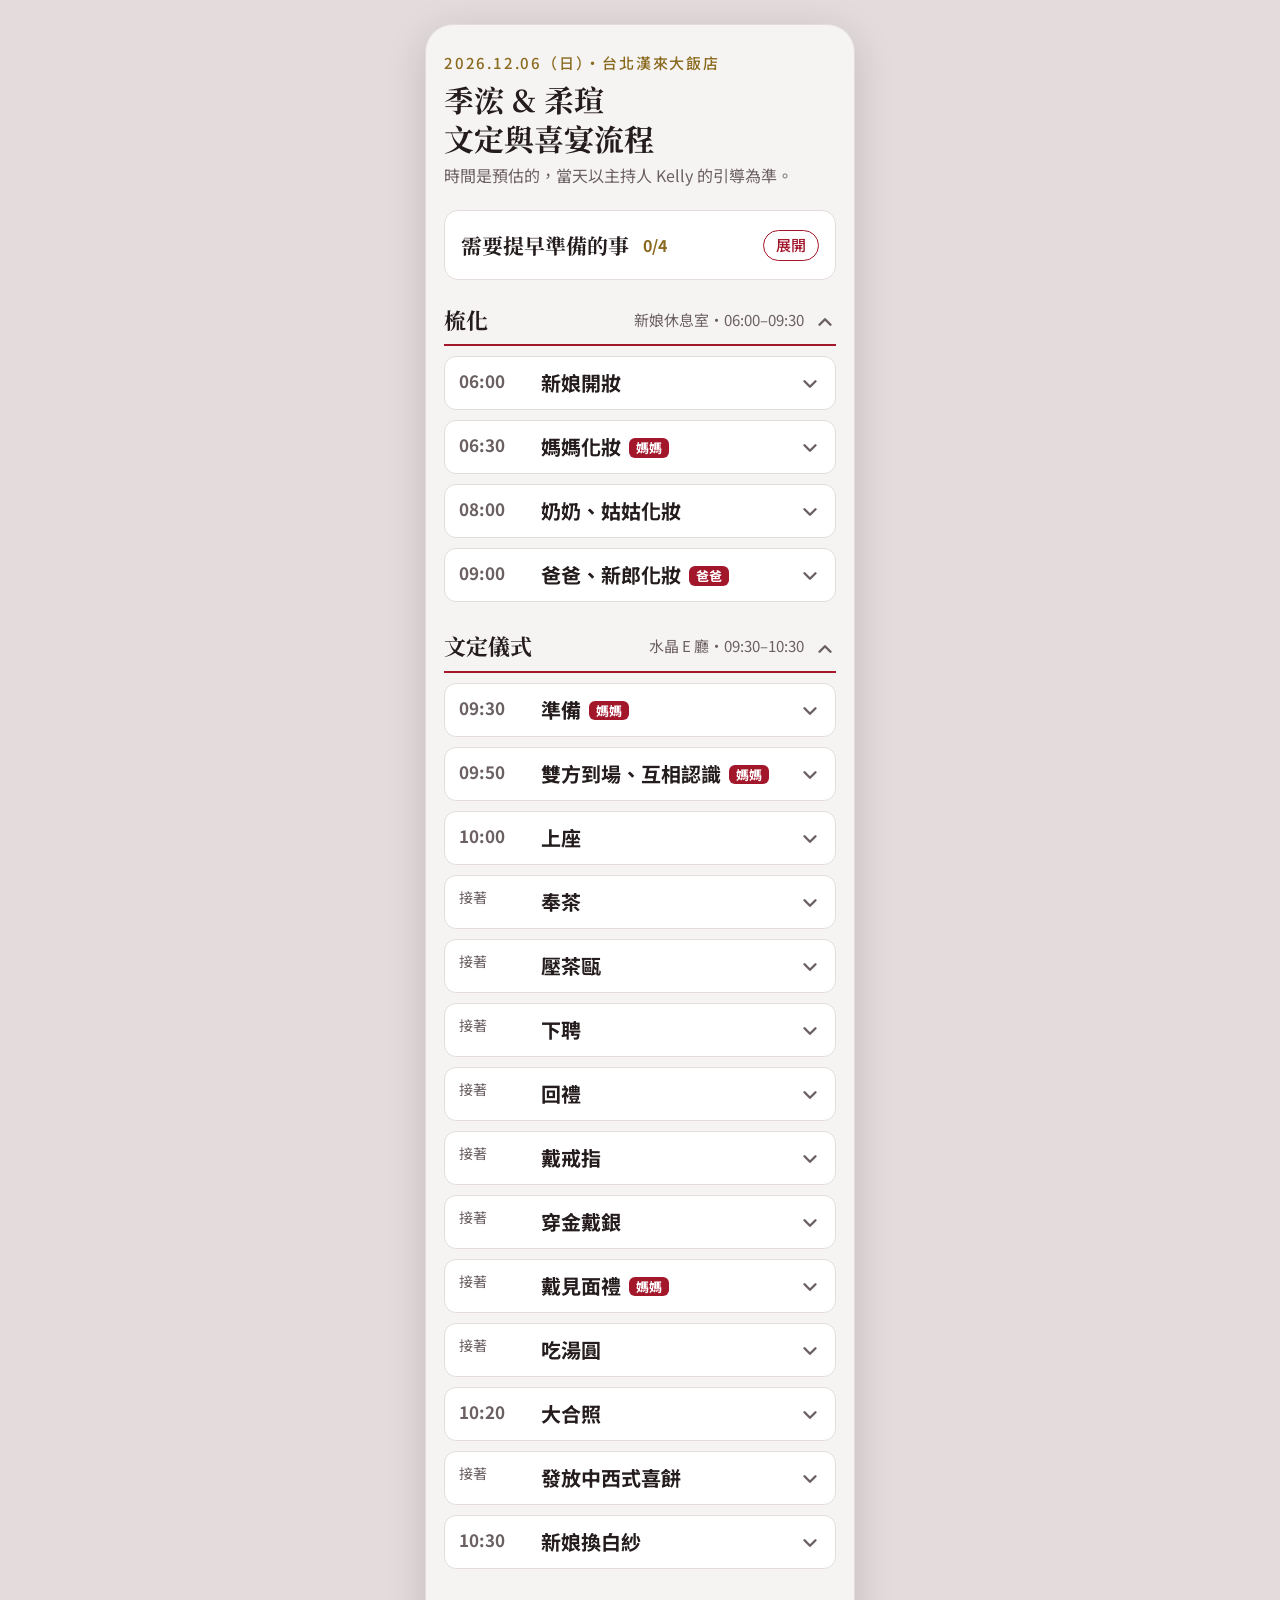
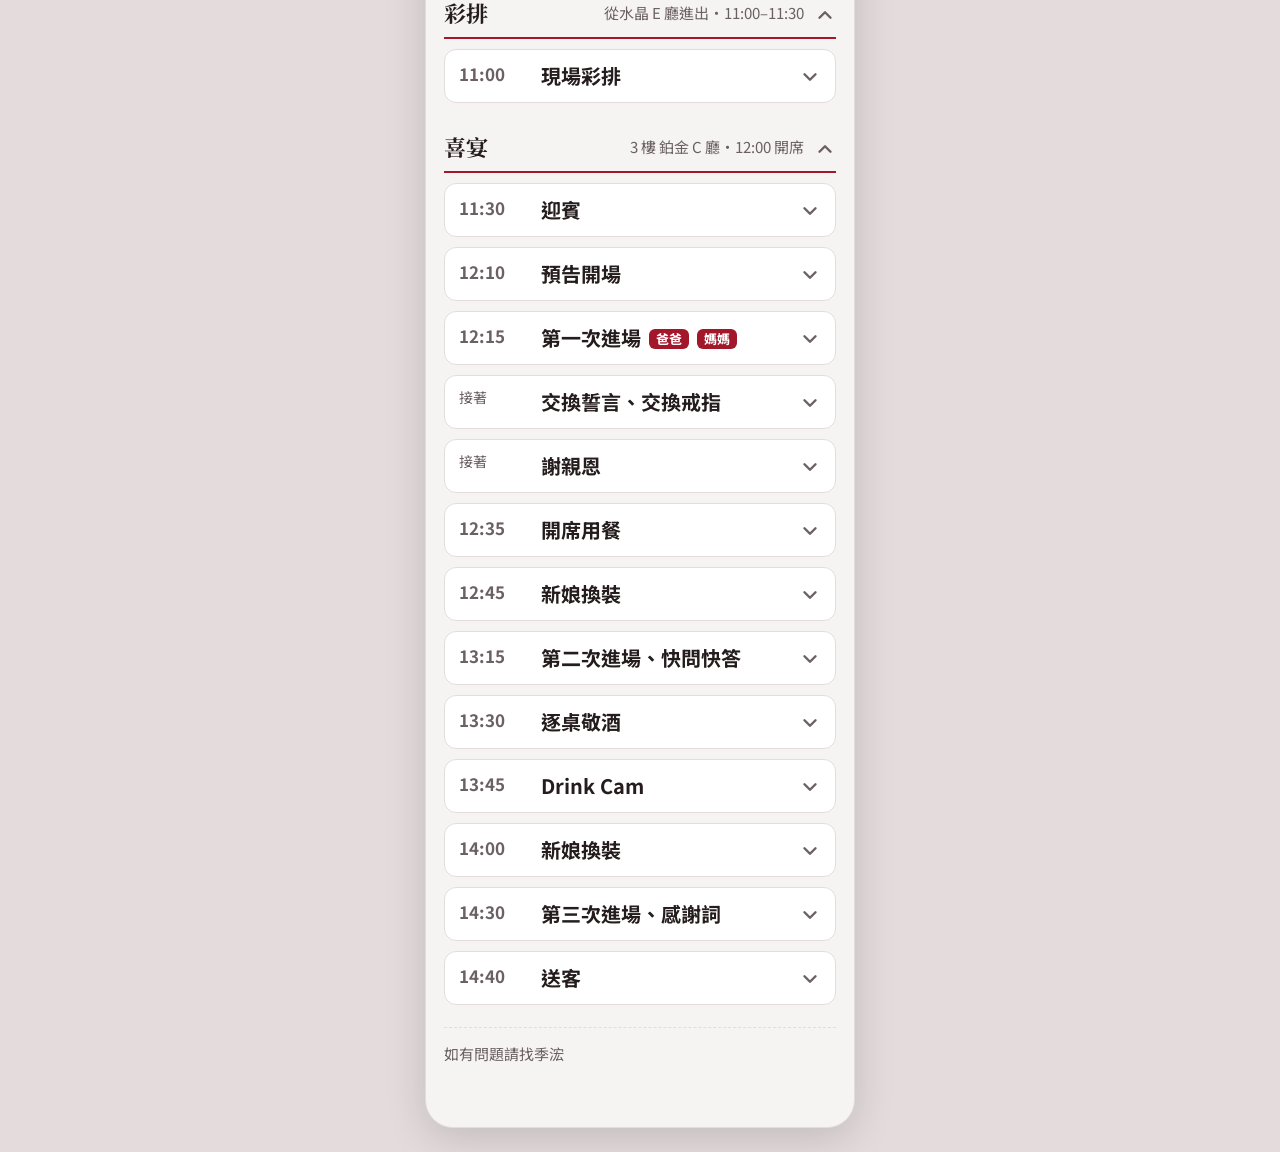
<file: wedding-parents/bride.html>
<!DOCTYPE html>
<html lang="zh-Hant">
<head>
<meta charset="utf-8">
<meta name="viewport" content="width=device-width, initial-scale=1">
<meta name="robots" content="noindex, nofollow">
<title>江趙府婚禮流程・女方家長</title>
<link rel="preconnect" href="https://fonts.googleapis.com">
<link href="https://fonts.googleapis.com/css2?family=Noto+Sans+TC:wght@400;500;700&family=Noto+Serif+TC:wght@600;700&display=swap" rel="stylesheet">
<style>
/* Layout: one column, phone-first. Role picker on top, "my tasks" summary, then the full timeline with my moments highlighted. */
:root{
  --bg:#f6f4f2;
  --surface:#ffffff;
  --ink:#241c1d;
  --muted:#6b6062;
  --line:#e4dcdc;
  --accent:#a3172b;
  --accent-soft:#fbecee;
  --gold:#8a6a1f;
  --now:#1f6b4f;
  --now-soft:#e5f3ec;
  --display:"Noto Serif TC","Songti TC","PMingLiU",serif;
  --body:"Noto Sans TC","PingFang TC","Microsoft JhengHei",sans-serif;
}
@media (prefers-color-scheme: dark){
  :root:not([data-theme="light"]){
    --bg:#161112;--surface:#211a1b;--ink:#f3eced;--muted:#b3a6a8;--line:#3a2f31;
    --accent:#ec6b7d;--accent-soft:#3a1f24;--gold:#d8b968;--now:#5fd0a0;--now-soft:#173027;
    color-scheme:dark;
  }
}
:root[data-theme="dark"]{
  --bg:#161112;--surface:#211a1b;--ink:#f3eced;--muted:#b3a6a8;--line:#3a2f31;
  --accent:#ec6b7d;--accent-soft:#3a1f24;--gold:#d8b968;--now:#5fd0a0;--now-soft:#173027;
  color-scheme:dark;
}
*{box-sizing:border-box}
html{-webkit-text-size-adjust:100%}
body{margin:0;background:var(--bg);color:var(--ink);font-family:var(--body);font-size:19px;line-height:1.65}
.wrap{max-width:430px;margin:0 auto;padding:20px 18px 60px;display:flex;flex-direction:column;gap:22px;background:var(--bg)}
/* 寬螢幕時以手機尺寸顯示，方便預覽 */
@media (min-width:560px){
  body{background:var(--line);padding:24px 0}
  .wrap{border-radius:28px;box-shadow:0 10px 40px rgba(0,0,0,.15);border:1px solid var(--line);min-height:calc(100% - 48px)}
  .nowbar{border-radius:28px 28px 12px 12px}
}
header{display:flex;flex-direction:column;gap:4px;padding-top:6px}
.date{font-size:15px;color:var(--gold);letter-spacing:.12em;font-weight:500}
h1{font-family:var(--display);font-size:30px;line-height:1.3;margin:0;text-wrap:balance}
.sub{color:var(--muted);font-size:16px;margin:0}
h2{font-family:var(--display);font-size:22px;margin:0 0 10px;text-wrap:balance}
.who{display:grid;grid-template-columns:1fr 1fr;gap:10px}
.who button{font:inherit;font-size:19px;font-weight:700;padding:14px 8px;border-radius:12px;border:2px solid var(--line);background:var(--surface);color:var(--ink);cursor:pointer;min-height:58px}
.who button.all{grid-column:1/-1;font-weight:500;font-size:17px}
.who button[aria-pressed="true"]{border-color:var(--accent);background:var(--accent);color:#fff}
:root[data-theme="dark"] .who button[aria-pressed="true"]{color:#1b1012}
@media (prefers-color-scheme: dark){:root:not([data-theme="light"]) .who button[aria-pressed="true"]{color:#1b1012}}
button:focus-visible,a:focus-visible,select:focus-visible{outline:3px solid var(--gold);outline-offset:2px}
.card{background:var(--surface);border:1px solid var(--line);border-radius:14px;padding:16px 16px}
.places{display:grid;grid-template-columns:1fr 1fr;gap:10px}
.place{background:var(--surface);border:1px solid var(--line);border-radius:14px;padding:12px 14px}
.place .k{font-size:15px;color:var(--muted)}
.place .v{font-weight:700;font-size:20px}
.place .t{font-size:15px;color:var(--muted)}
.mine ol{margin:0;padding:0;list-style:none;display:flex;flex-direction:column}
.mine li a{display:flex;gap:12px;padding:10px 0;border-top:1px solid var(--line);color:var(--ink);text-decoration:none}
.mine li:first-child a{border-top:0}
.mine .tm{flex:0 0 66px;font-weight:700;color:var(--accent);font-variant-numeric:tabular-nums}
.mine .seat{margin:10px 0 0;padding:10px 12px;border-radius:10px;background:var(--accent-soft);font-size:17px}
.note{font-size:16px;color:var(--muted);margin:0}
.nowbar{display:none;position:sticky;top:0;z-index:5;background:var(--now);color:#fff;border-radius:0 0 12px 12px;padding:10px 16px;font-weight:700;font-size:17px;margin:-20px -18px 0}
:root[data-theme="dark"] .nowbar{color:#0c1a14}
@media (prefers-color-scheme: dark){:root:not([data-theme="light"]) .nowbar{color:#0c1a14}}
.nowbar.on{display:block}
.nowbar a{color:inherit}
.nowbar .jump{all:unset;box-sizing:border-box;display:flex;align-items:center;gap:8px;width:100%;cursor:pointer;padding:2px 0}
.nowbar .jump.sub{font-weight:500;font-size:16px}
.nowbar .jump:focus-visible{outline:3px solid #fff;outline-offset:2px;border-radius:6px}
.nowbar .go{margin-left:auto;flex:0 0 auto;font-size:15px;border:1px solid currentColor;border-radius:999px;padding:0 10px}
.nowbar .jump.sub .go{border:0;padding:0 4px;font-size:18px}
.phase{display:flex;flex-direction:column;gap:10px}
.phase-head{all:unset;box-sizing:border-box;display:flex;align-items:center;gap:10px;width:100%;cursor:pointer;border-bottom:2px solid var(--accent);padding-bottom:6px;color:var(--ink)}
.phase-head:focus-visible{outline:3px solid var(--gold);outline-offset:2px;border-radius:6px}
.phase-head h2{margin:0;flex:0 0 auto}
.phase-head .where{flex:1;text-align:right;font-size:15px;color:var(--muted)}
.phase.ended .phase-head .where::before{content:"已結束・";color:var(--now);font-weight:700}
.phase-body{display:flex;flex-direction:column;gap:10px}
.phase.collapsed .phase-body{display:none}
.phase:not(.collapsed)>.phase-head .chev{transform:rotate(180deg)}
.seg{display:grid;grid-template-columns:70px 1fr;gap:12px;padding:12px 14px;border-radius:12px;background:var(--surface);border:1px solid var(--line);scroll-margin-top:100px}
.seg .tm{font-weight:700;font-variant-numeric:tabular-nums;font-size:17px;line-height:1.4;color:var(--muted)}
.seg .tm small{display:block;font-weight:400;font-size:14px}
.seg h3{margin:0;font-size:20px;line-height:1.4}
.seg p{margin:4px 0 0;font-size:17px;color:var(--muted)}
.seg.quiet{padding:8px 14px}
.seg.quiet h3{font-size:18px;font-weight:500}
.seg p{display:none}
.seg.open p{display:block}
.seg .task{display:none}
.seg.open .task{display:block}
.seg-head{all:unset;box-sizing:border-box;display:flex;align-items:flex-start;gap:8px;width:100%;cursor:pointer;color:var(--ink)}
.seg-head:focus-visible{outline:3px solid var(--gold);outline-offset:2px;border-radius:6px}
.seg-head h3{flex:1}
.chev{flex:0 0 22px;width:22px;height:22px;margin-top:4px;color:var(--muted);transition:transform .15s}
.seg.open .chev{transform:rotate(180deg)}
@media (prefers-reduced-motion: reduce){.chev{transition:none}}
.seg.has{border:2px solid var(--accent)}
.seg.has .tm{color:var(--accent)}
.task{margin-top:10px;padding:10px 12px;background:var(--accent-soft);border-radius:10px;font-size:18px;color:var(--ink)}
.task b{color:var(--accent)}
.task ul{margin:4px 0 0;padding-left:1.2em}
.task li+li{margin-top:6px}
.task .r{font-size:15px;font-weight:700;color:var(--accent);margin-top:6px}
.seg.now{outline:4px solid var(--now);outline-offset:2px}
.seg.now .tm{color:var(--now)}
.seg.past{background:var(--bg);border-color:var(--line);filter:grayscale(1);opacity:.5}
.seg.past .tm,.seg.past h3{color:var(--muted)}
.phase.ended .phase-head{filter:grayscale(1);opacity:.55;border-bottom-color:var(--line)}
.phase.ended .phase-head h2{color:var(--muted)}
.badge{display:none;font-size:13px;font-weight:700;background:var(--now);color:#fff;border-radius:6px;padding:1px 8px;margin-left:8px;vertical-align:middle}
.seg.now .badge{display:inline-block}
.sidechip{display:none;align-self:flex-start;font-weight:700;font-size:17px;color:var(--accent);border:2px solid var(--accent);border-radius:999px;padding:4px 14px}
.sidechip.on{display:block}
.pill{display:inline-block;font-size:14px;font-weight:700;line-height:1.5;border-radius:6px;padding:0 7px;margin-right:6px;vertical-align:1px;background:var(--accent);color:#fff;white-space:nowrap}
.tpill{margin:0 0 0 8px;font-size:13px;vertical-align:2px}
:root[data-theme="dark"] .pill{color:#1b1012}
@media (prefers-color-scheme: dark){:root:not([data-theme="light"]) .pill{color:#1b1012}}
.task ul{list-style:none;padding-left:0}
#prepbox summary{display:flex;align-items:center;gap:8px;cursor:pointer;font-family:var(--display);font-size:21px;font-weight:700;list-style:none;min-height:36px}
#prepbox summary::-webkit-details-marker{display:none}
#prepbox summary::after{content:"展開";margin-left:auto;font-family:var(--body);font-size:15px;font-weight:500;color:var(--accent);border:1px solid var(--accent);border-radius:999px;padding:2px 12px}
#prepbox[open] summary::after{content:"收起"}
#prepbox[open] summary{margin-bottom:8px}
.prep{margin:0;padding:0;list-style:none;display:flex;flex-direction:column}
.prep li{display:flex;gap:12px;align-items:flex-start;padding:12px 0;border-top:1px solid var(--line);font-size:18px}
.prep input{flex:0 0 auto;width:28px;height:28px;margin:2px 0 0;accent-color:var(--accent);cursor:pointer}
.prep label{flex:1;cursor:pointer}
.prep li.done label{color:var(--muted);text-decoration:line-through}
.count{font-family:var(--body);font-size:16px;font-weight:700;color:var(--gold);margin-left:6px}
.prep li:first-child{border-top:0;padding-top:0}
#switch{display:flex;gap:14px;flex-wrap:wrap}
#switch a{color:var(--accent);font-size:16px}
.toggle{font:inherit;font-size:16px;align-self:flex-start;background:none;border:1px solid var(--line);color:var(--muted);border-radius:10px;padding:8px 12px;cursor:pointer}
footer{border-top:1px dashed var(--line);padding-top:14px;display:flex;flex-direction:column;gap:8px;font-size:15px;color:var(--muted)}
footer [hidden]{display:none}
footer label{display:flex;gap:8px;align-items:center;flex-wrap:wrap}
footer select{font:inherit;font-size:15px;padding:4px 8px;border-radius:8px;border:1px solid var(--line);background:var(--surface);color:var(--ink)}
@media (max-width:380px){.places{grid-template-columns:1fr}.seg{grid-template-columns:58px 1fr}}
@media (prefers-reduced-motion: no-preference){html{scroll-behavior:smooth}}
</style>
</head>
<body>
<div class="wrap">
  <div class="nowbar" id="nowbar" role="status"></div>

  <header>
    <div class="date">2026.12.06（日）・台北漢來大飯店</div>
    <h1>季浤 &amp; 柔瑄<br>文定與喜宴流程</h1>
    <p class="sub">時間是預估的，當天以主持人 Kelly 的引導為準。</p>
  </header>

  <section class="card mine" id="mine" aria-live="polite"></section>


  <div id="timeline" style="display:flex;flex-direction:column;gap:26px"></div>

  <footer>
    <div id="livetag" hidden><b>測試模式（#live）：</b>把今天當成婚禮當天，依手機時間顯示。</div>
    <div>如有問題請找季浤</div>
    <label for="sim" id="simrow" hidden>測試用：模擬當天時間
      <select id="sim"><option value="">不模擬</option></select>
    </label>
  </footer>
</div>

<script>
const FIXED="b";
const SIDES={g:"男方家長",b:"女方家長"};
const HASH={g:"groom-family",b:"bride-family",all:"all"};
const PREP={
  g:[["一起","祝福的話：文定奉茶時要說，請各想好一句給新人的吉祥話。"],["媽媽","當天上衣請穿襯衫，方便梳化後換裝，不會弄亂頭髮。"]],
  b:[["一起","祝福的話：文定奉茶時要說，請各想好一句給新人的吉祥話。"],["一起","奶奶、姑姑也要喝甜茶，請提醒她們想好一句祝福的話。"],["媽媽","金飾：保管雙方金飾（新娘項鍊、金戒；新郎項鍊、金戒），當天帶到現場交給 Kelly。"],["媽媽","當天上衣請穿襯衫，方便梳化後換裝，不會弄亂頭髮。"]]
};
const B="一起";
const both=(...l)=>({g:l.map(x=>[B,x]),b:l.map(x=>[B,x])});
const PHASES=[
 {name:"梳化",where:"新娘休息室・06:00–09:30",segs:[
  {id:"mu-bride",at:"06:00",min:360,title:"新娘開妝",desc:"新娘 06:00–09:00 化妝。"},
  {id:"mu-moms",at:"06:30",min:390,title:"媽媽化妝",desc:"女方媽媽（Yan 老師）、男方媽媽（利利老師），06:30–08:00。",
   t:{b:[["媽媽","06:30 到新娘休息室化妝（Yan 老師），約 08:00 完成。"]],g:[["媽媽","06:30 到新娘休息室化妝（利利老師），約 08:00 完成。"]]}},
  {id:"mu-elders",at:"08:00",min:480,title:"奶奶、姑姑化妝",desc:"女方奶奶（Yan 老師）、女方姑姑（利利老師），08:00–09:00，不用假睫毛。",
   t:{b:[[B,"提醒奶奶、姑姑 08:00 到新娘休息室化妝。"]]}},
  {id:"mu-dads",at:"09:00",min:540,title:"爸爸、新郎化妝",desc:"女方爸爸（Yan 老師）、男方爸爸（利利老師）、新郎，09:00–09:30。",
   t:{b:[["爸爸","09:00 到新娘休息室化妝（Yan 老師），約 09:30 完成。"]],g:[["爸爸","09:00 到新娘休息室化妝（利利老師），約 09:30 完成。"]]}}
 ]},
 {name:"文定儀式",where:"水晶 E 廳・09:30–10:30",segs:[
  {id:"prep",at:"09:30",min:570,title:"準備",desc:"新娘完妝，主持人清點儀式物品。",
   t:{b:[["媽媽","您是金飾保管人，請保管好雙方的金飾（新娘項鍊、金戒；新郎項鍊、金戒）。"]]}},
  {id:"arrive",at:"09:50",min:590,title:"雙方到場、互相認識",desc:"雙方親友在水晶 E 廳集合，把聘禮放上聘禮桌。",
   t:{g:[[B,"09:50 前到水晶 E 廳。"],[B,"新人會把文定用的紅包交給您，奉茶時會用到。"]],
      b:[[B,"09:50 前到水晶 E 廳。"],[B,"新人會把文定用的紅包交給您，奉茶時會用到。"],["媽媽","把金飾交給主持人 Kelly。"]]}},
  {id:"seat",at:"10:00",min:600,title:"上座",desc:"雙方親友依序入座，排成圓弧形，主持人確認稱呼。",
   t:{g:[[B,"依主持人安排，坐在男方的位子。"]],b:[[B,"依主持人安排，坐在女方的位子（與奶奶、姑姑同側）。"]]}},
  {id:"tea",at:"",min:603,title:"奉茶",desc:"新人依序奉甜茶並改口，奉完茶後先到旁邊迴避。",
   t:both("喝完甜茶後，把紅包捲起來放進茶杯裡。")},
  {id:"cup",at:"",min:607,title:"壓茶甌",desc:"新人再次進場收杯。紅包由新郎哥哥保管。",
   t:both("把茶杯（含紅包）遞還給新人，說一句祝福的話。")},
  {id:"gift",at:"",min:610,title:"下聘",desc:"新娘坐上高椅、腳踩矮椅，喝茶長輩移到觀禮席。",
   t:both("雙方主婚人到台前，拿金飾盒一起合照。")},
  {id:"return",at:"",min:612,title:"回禮",desc:"以西式喜餅做代表合影。"},
  {id:"ring",at:"",min:614,title:"戴戒指",desc:"新人互戴金戒指（男左女右）。"},
  {id:"gold",at:"",min:615,title:"穿金戴銀",desc:"新郎媽媽為新娘戴項鍊。",
   t:{g:[["媽媽","為新娘戴上項鍊。"]]}},
  {id:"meet",at:"",min:617,title:"戴見面禮",desc:"新娘媽媽為新郎戴項鍊。",
   t:{b:[["媽媽","為新郎戴上項鍊。戴之前先把項鍊的開口打開。"]]}},
  {id:"yuan",at:"",min:618,title:"吃湯圓",desc:"新人互餵湯圓，儀式圓滿。"},
  {id:"photo",at:"10:20",min:620,title:"大合照",desc:"順序：奉茶長輩 → 男方親友 → 雙方主婚人 → 女方親友。飯店會發湯圓給觀禮親友。",
   t:both("輪到「雙方主婚人」時上前合照。")},
  {id:"cake",at:"",min:625,title:"發放中西式喜餅",desc:"聘禮桌上的西式喜餅和中式大餅各 12 盒，由雙方父母發放。",
   t:both("把西式喜餅和中式大餅，先發給到場的親戚。")},
  {id:"dress",at:"10:30",min:630,title:"新娘換白紗",desc:"可以稍作休息。"}
 ]},
 {name:"彩排",where:"從水晶 E 廳進出・11:00–11:30",segs:[
  {id:"rehearsal",at:"11:00",min:660,title:"現場彩排",desc:"走一次第一次進場的路線和流程。參加：新人、主婚人、遞戒人、主持人、小管家。",
   t:both("請參加彩排，記住自己進場和上台的位置。")}
 ]},
 {name:"喜宴",where:"3 樓 鉑金 C 廳・12:00 開席",segs:[
  {id:"welcome",at:"11:30",min:690,title:"迎賓",desc:"招待帶賓客入座。開放入場的時間會依彩排狀況提早或延後。"},
  {id:"notice",at:"12:10",min:730,title:"預告開場",desc:"主持人提醒五分鐘後開場。"},
  {id:"enter1",at:"12:15",min:735,title:"第一次進場",desc:"開場影片後，男方主婚人、新郎、新娘與媽媽依序進場，交手儀式後新人一起走上紅毯。",
   t:{g:[[B,"開場影片後，兩位一起進場，走到紅毯中央。"],[B,"新郎擁抱、鞠躬後，入座主桌。"]],
      b:[["爸爸","這段不用進場，先坐在主桌。"],["媽媽","陪新娘一起進場。"],["媽媽","交手儀式：擁抱新娘，把新娘的手交給新郎。"],["媽媽","新人鞠躬後，飯店人員會帶您入座。"]]}},
  {id:"vow",at:"",min:742,title:"交換誓言、交換戒指",desc:"新郎先、新娘後。遞戒人是新娘朋友曉琪。"},
  {id:"thanks",at:"",min:747,title:"謝親恩",desc:"新郎致詞、播放謝親恩影片。",
   t:both("影片播完後主持人會請您上台，和新人擁抱。","和新人一起舉杯感謝賓客，再回主桌入座。")},
  {id:"eat",at:"12:35",min:755,title:"開席用餐",desc:"新人在主桌用餐。"},
  {id:"change1",at:"12:45",min:765,title:"新娘換裝",desc:"新娘回休息室換第二套。"},
  {id:"enter2",at:"13:15",min:795,title:"第二次進場、快問快答",desc:"新人上台，快問快答共 10 題，前 3 名有小禮物。"},
  {id:"toast",at:"13:30",min:810,title:"逐桌敬酒",desc:"小管家帶新人和雙方主婚人到每一桌敬酒。",
   t:both("跟著小管家和新人，一起到每一桌敬酒。")},
  {id:"drinkcam",at:"13:45",min:825,title:"Drink Cam",desc:"新人到賓客桌邊進行互動拍攝。"},
  {id:"change2",at:"14:00",min:840,title:"新娘換裝",desc:"新娘回休息室換第三套。"},
  {id:"enter3",at:"14:30",min:870,title:"第三次進場、感謝詞",desc:"播放當天的快剪影片，新郎、新娘上台致謝。"},
  {id:"bye",at:"14:40",min:880,title:"送客",desc:"新人到門口送客。"}
 ]}
];
const ALL=PHASES.flatMap(ph=>ph.segs);
const prevAt=s=>{const i=ALL.indexOf(s);for(let j=i;j>=0;j--)if(ALL[j].at)return ALL[j].at;return ""};
const esc=x=>String(x).replace(/[&<>"]/g,c=>({"&":"&amp;","<":"&lt;",">":"&gt;",'"':"&quot;"}[c]));
const pill=w=>w===B?"":`<span class="pill">${w}</span>`;
let prepOpen=false;const openSegs=new Set();
const CHEV='<svg class="chev" viewBox="0 0 20 20" aria-hidden="true"><path d="M5 7.5l5 5 5-5" fill="none" stroke="currentColor" stroke-width="2.2" stroke-linecap="round" stroke-linejoin="round"/></svg>';
// groups: [[label|null, [[who,text],...]], ...]
const tasksFor=(s,r)=>{if(!s.t)return[];
  if(r==="all")return ["g","b"].filter(k=>s.t[k]).map(k=>[SIDES[k],s.t[k]]);
  return s.t[r]?[[null,s.t[r]]]:[]};
const whoOf=l=>{const w=[...new Set(l.map(x=>x[0]))];return w.includes(B)||w.length>1?B:w[0]};

let role="all";
function store(k,v){try{if(v!==undefined)localStorage.setItem(k,v);return localStorage.getItem(k)}catch(e){return null}}

function render(){
  const side=role!=="all";
  const mine=document.getElementById("mine");
  if(!side){
    mine.innerHTML='<h2>完整流程</h2><p class="note">選擇上面的男方或女方，就會列出爸爸、媽媽今天要做的事，並在流程中標出來。</p>';
  }else{
    const done=PREP[role].filter((_,i)=>store(`wf-prep-${role}-${i}`)==="1").length;
    mine.innerHTML=`<details id="prepbox"${prepOpen?" open":""}><summary><span>需要提早準備的事</span><span class="count">${done}/${PREP[role].length}</span></summary><ul class="prep">`+
      PREP[role].map(([w,x],i)=>{const id=`prep-${role}-${i}`,on=store(`wf-${id}`)==="1";
        return `<li class="${on?"done":""}"><input type="checkbox" id="${id}" data-key="wf-${id}"${on?" checked":""}><label for="${id}">${pill(w)}${esc(x)}</label></li>`}).join("")+
      `</ul><p class="note">打勾後只會記在這支手機上。</p></details>`;
  }
  const tl=document.getElementById("timeline");
  tl.innerHTML=PHASES.map((ph,pi)=>`<section class="phase" id="p-${pi}"><button type="button" class="phase-head" aria-expanded="true" aria-controls="pb-${pi}"><h2>${ph.name}</h2><span class="where">${ph.where}</span>${CHEV}</button><div class="phase-body" id="pb-${pi}">`+
    ph.segs.map(s=>{
      const ts=tasksFor(s,role);
      const has=ts.length>0, quiet=side&&!has;
      const task=has?`<div class="task">${side?"<b>要做的事：</b>":""}${ts.map(([lab,l])=>`${lab?`<div class="r">${lab}</div>`:""}<ul>${l.map(([w,x])=>`<li>${pill(w)}${esc(x)}</li>`).join("")}</ul>`).join("")}</div>`:"";
      const op=openSegs.has(s.id);
      return `<article class="seg${op?" open":""}" id="s-${s.id}"><div class="tm">${s.at||"<small>接著</small>"}</div><div><button type="button" class="seg-head" aria-expanded="${op}" aria-controls="d-${s.id}"><h3>${esc(s.title)}${side&&s.t&&s.t[role]?[...new Set(s.t[role].map(x=>x[0]))].filter(w=>w!==B).map(w=>`<span class="pill tpill">${w}</span>`).join(""):""}<span class="badge">現在</span></h3>${CHEV}</button><p id="d-${s.id}">${esc(s.desc)}</p>${task}</div></article>`;
    }).join("")+`</div></section>`).join("");
  tickNow();
}

function nowMinutes(){
  const sim=document.getElementById("sim").value;
  if(sim)return +sim;
  const d=new Date();
  // #live：把今天當成婚禮當天，用手機的真實時間跑
  if(location.hash==="#live")return d.getHours()*60+d.getMinutes();
  if(d.getFullYear()===2026&&d.getMonth()===11&&d.getDate()===6)return d.getHours()*60+d.getMinutes();
  return null;
}
const phaseManual={};
function applyPhases(m){
  PHASES.forEach((ph,i)=>{
    const el=document.getElementById("p-"+i);if(!el)return;
    const next=PHASES[i+1];
    const ended=m!==null&&!!next&&m>=next.segs[0].min;
    // 手動設定只在「結束狀態」改變前有效；一旦時間跨過結束點，就回到自動收起
    if(i in phaseManual&&phaseManual[i].ended!==ended)delete phaseManual[i];
    const col=i in phaseManual?phaseManual[i].col:ended;
    el.classList.toggle("ended",ended);
    el.classList.toggle("collapsed",col);
    el.querySelector(".phase-head").setAttribute("aria-expanded",!col);
  });
}
function goTo(id){
  const pi=PHASES.findIndex(ph=>ph.segs.some(x=>x.id===id));
  phaseManual[pi]={col:false,ended:document.getElementById("p-"+pi).classList.contains("ended")};openSegs.add(id);
  const el=document.getElementById("s-"+id);
  el.classList.add("open");el.querySelector(".seg-head").setAttribute("aria-expanded","true");
  applyPhases(nowMinutes());
  el.scrollIntoView({block:"start"});
}
function tickNow(){
  const m=nowMinutes(), bar=document.getElementById("nowbar");
  applyPhases(m);
  document.querySelectorAll(".seg").forEach(el=>el.classList.remove("now","past"));
  if(m===null){bar.classList.remove("on");return}
  let cur=null;
  for(const s of ALL){if(s.min<=m)cur=s}
  if(!cur){bar.classList.add("on");bar.textContent="今天 06:00 開始梳化，地點在新娘休息室";return}
  ALL.forEach(s=>{const el=document.getElementById("s-"+s.id);if(!el)return;if(s===cur)el.classList.add("now");else if(s.min<cur.min)el.classList.add("past")});
  const next=role==="all"?null:ALL.slice(ALL.indexOf(cur)+1).find(s=>s.t&&s.t[role]);
  bar.classList.add("on");
  bar.innerHTML=`<button type="button" class="jump" data-go="${cur.id}">現在：${esc(cur.title)}（約 ${prevAt(cur)}）<span class="go">前往 ›</span></button>`+(next?`<button type="button" class="jump sub" data-go="${next.id}">下一件要做的事：${esc(next.title)}<span class="go">›</span></button>`:"");
}

function fromHash(){return FIXED}
function setRole(r){
  role=r;store("wf-side",r);
  if(location.hash.slice(1)!==HASH[r])history.replaceState(null,"","#"+HASH[r]);
  render();window.scrollTo(0,0);
}

document.getElementById("mine").addEventListener("toggle",e=>{if(e.target.id==="prepbox")prepOpen=e.target.open},true);
document.getElementById("mine").addEventListener("change",e=>{const c=e.target.closest("input[data-key]");if(!c)return;try{localStorage.setItem(c.dataset.key,c.checked?"1":"0")}catch(_){}render()});
document.getElementById("mine").addEventListener("click",e=>{const a=e.target.closest("[data-jump]");if(!a)return;e.preventDefault();document.getElementById("s-"+a.dataset.jump).scrollIntoView({block:"start"})});
document.getElementById("nowbar").addEventListener("click",e=>{const b=e.target.closest("[data-go]");if(b)goTo(b.dataset.go)});
document.getElementById("timeline").addEventListener("click",e=>{const ph=e.target.closest(".phase-head");
  if(ph){const el=ph.closest(".phase"),i=+el.id.slice(2);phaseManual[i]={col:!el.classList.contains("collapsed"),ended:el.classList.contains("ended")};applyPhases(nowMinutes());return}
  const b=e.target.closest(".seg-head");if(!b)return;const el=b.closest(".seg"),id=el.id.slice(2);
  if(openSegs.has(id))openSegs.delete(id);else openSegs.add(id);
  const on=openSegs.has(id);el.classList.toggle("open",on);b.setAttribute("aria-expanded",on)});

const sim=document.getElementById("sim");
ALL.forEach(s=>{const o=document.createElement("option");o.value=s.min+1;o.textContent=`${String(Math.floor((s.min+1)/60)).padStart(2,"0")}:${String((s.min+1)%60).padStart(2,"0")} ${s.title}`;sim.appendChild(o)});
sim.addEventListener("change",()=>{tickNow();const n=document.querySelector(".seg.now");if(n)n.scrollIntoView({block:"center"})});
// 只有網址加上 #test 才顯示模擬時間
const simrow=document.getElementById("simrow");
const liveTag=document.getElementById("livetag");
const syncTest=()=>{const on=location.hash==="#test";simrow.hidden=!on;if(!on&&sim.value)sim.value="";
  liveTag.hidden=location.hash!=="#live";tickNow()};
window.addEventListener("hashchange",syncTest);syncTest();
setInterval(tickNow,60000);

role=fromHash();render();
</script>
</body>
</html>
</file>
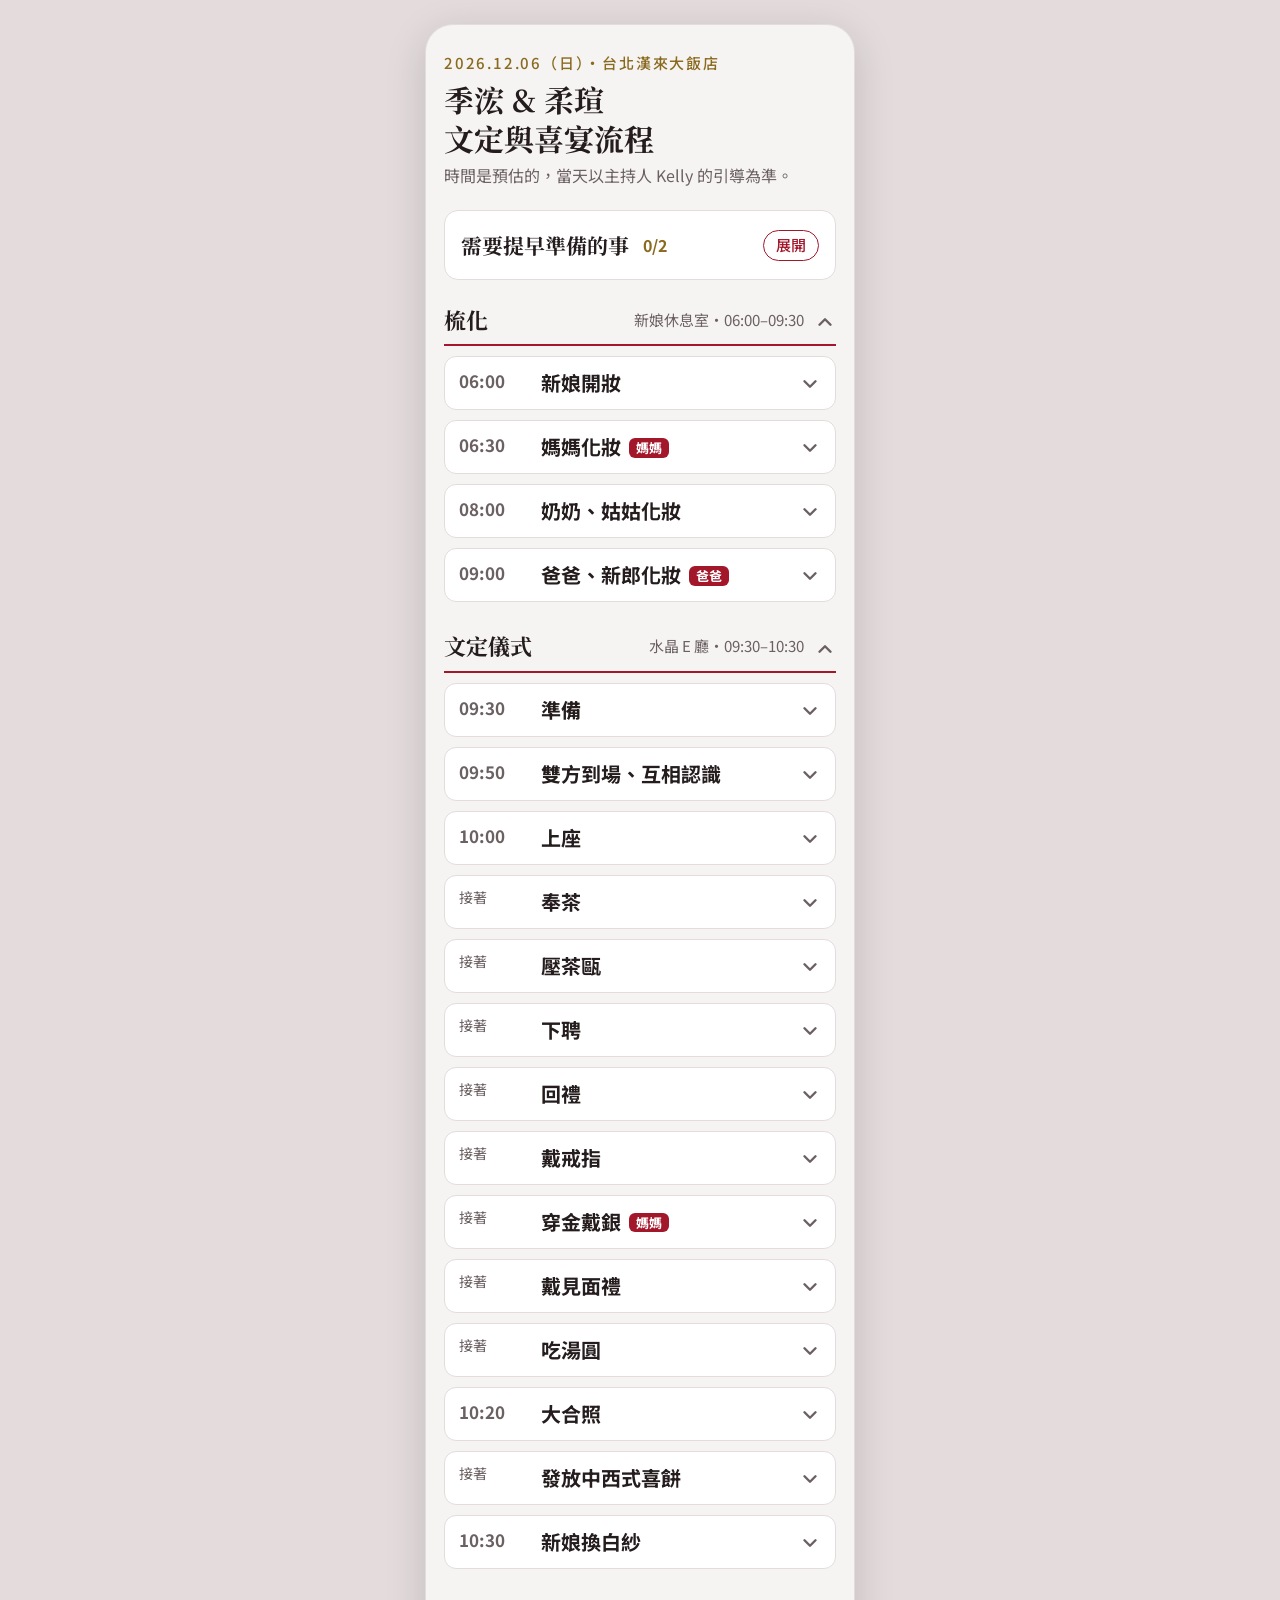
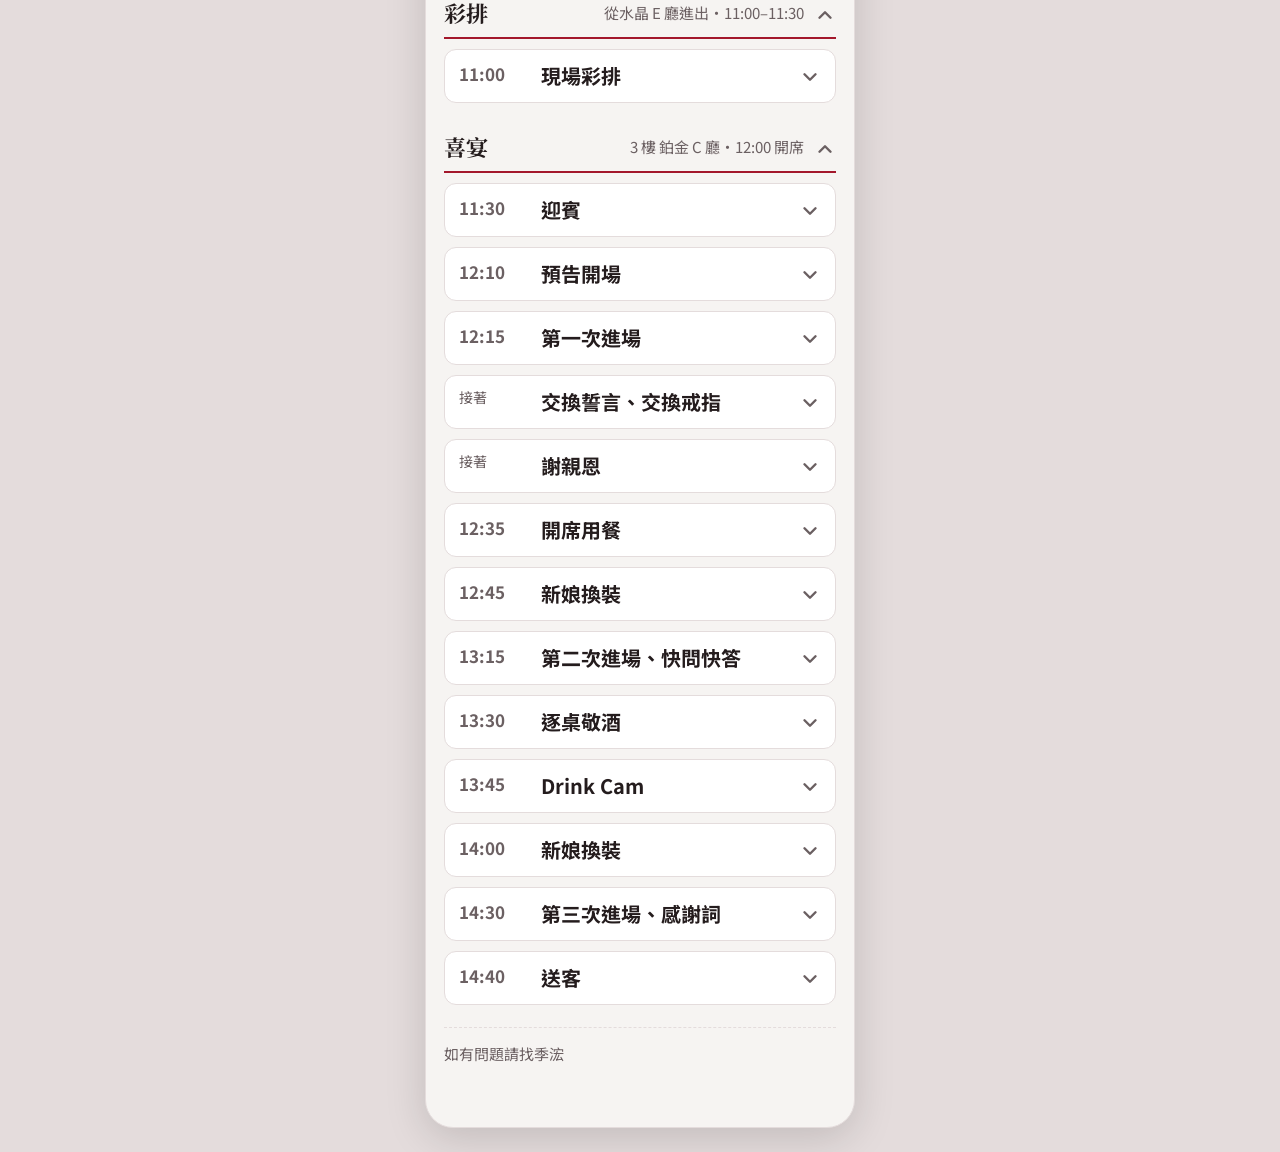
<file: wedding-parents/groom.html>
<!DOCTYPE html>
<html lang="zh-Hant">
<head>
<meta charset="utf-8">
<meta name="viewport" content="width=device-width, initial-scale=1">
<meta name="robots" content="noindex, nofollow">
<title>江趙府婚禮流程・男方家長</title>
<link rel="preconnect" href="https://fonts.googleapis.com">
<link href="https://fonts.googleapis.com/css2?family=Noto+Sans+TC:wght@400;500;700&family=Noto+Serif+TC:wght@600;700&display=swap" rel="stylesheet">
<style>
/* Layout: one column, phone-first. Role picker on top, "my tasks" summary, then the full timeline with my moments highlighted. */
:root{
  --bg:#f6f4f2;
  --surface:#ffffff;
  --ink:#241c1d;
  --muted:#6b6062;
  --line:#e4dcdc;
  --accent:#a3172b;
  --accent-soft:#fbecee;
  --gold:#8a6a1f;
  --now:#1f6b4f;
  --now-soft:#e5f3ec;
  --display:"Noto Serif TC","Songti TC","PMingLiU",serif;
  --body:"Noto Sans TC","PingFang TC","Microsoft JhengHei",sans-serif;
}
@media (prefers-color-scheme: dark){
  :root:not([data-theme="light"]){
    --bg:#161112;--surface:#211a1b;--ink:#f3eced;--muted:#b3a6a8;--line:#3a2f31;
    --accent:#ec6b7d;--accent-soft:#3a1f24;--gold:#d8b968;--now:#5fd0a0;--now-soft:#173027;
    color-scheme:dark;
  }
}
:root[data-theme="dark"]{
  --bg:#161112;--surface:#211a1b;--ink:#f3eced;--muted:#b3a6a8;--line:#3a2f31;
  --accent:#ec6b7d;--accent-soft:#3a1f24;--gold:#d8b968;--now:#5fd0a0;--now-soft:#173027;
  color-scheme:dark;
}
*{box-sizing:border-box}
html{-webkit-text-size-adjust:100%}
body{margin:0;background:var(--bg);color:var(--ink);font-family:var(--body);font-size:19px;line-height:1.65}
.wrap{max-width:430px;margin:0 auto;padding:20px 18px 60px;display:flex;flex-direction:column;gap:22px;background:var(--bg)}
/* 寬螢幕時以手機尺寸顯示，方便預覽 */
@media (min-width:560px){
  body{background:var(--line);padding:24px 0}
  .wrap{border-radius:28px;box-shadow:0 10px 40px rgba(0,0,0,.15);border:1px solid var(--line);min-height:calc(100% - 48px)}
  .nowbar{border-radius:28px 28px 12px 12px}
}
header{display:flex;flex-direction:column;gap:4px;padding-top:6px}
.date{font-size:15px;color:var(--gold);letter-spacing:.12em;font-weight:500}
h1{font-family:var(--display);font-size:30px;line-height:1.3;margin:0;text-wrap:balance}
.sub{color:var(--muted);font-size:16px;margin:0}
h2{font-family:var(--display);font-size:22px;margin:0 0 10px;text-wrap:balance}
.who{display:grid;grid-template-columns:1fr 1fr;gap:10px}
.who button{font:inherit;font-size:19px;font-weight:700;padding:14px 8px;border-radius:12px;border:2px solid var(--line);background:var(--surface);color:var(--ink);cursor:pointer;min-height:58px}
.who button.all{grid-column:1/-1;font-weight:500;font-size:17px}
.who button[aria-pressed="true"]{border-color:var(--accent);background:var(--accent);color:#fff}
:root[data-theme="dark"] .who button[aria-pressed="true"]{color:#1b1012}
@media (prefers-color-scheme: dark){:root:not([data-theme="light"]) .who button[aria-pressed="true"]{color:#1b1012}}
button:focus-visible,a:focus-visible,select:focus-visible{outline:3px solid var(--gold);outline-offset:2px}
.card{background:var(--surface);border:1px solid var(--line);border-radius:14px;padding:16px 16px}
.places{display:grid;grid-template-columns:1fr 1fr;gap:10px}
.place{background:var(--surface);border:1px solid var(--line);border-radius:14px;padding:12px 14px}
.place .k{font-size:15px;color:var(--muted)}
.place .v{font-weight:700;font-size:20px}
.place .t{font-size:15px;color:var(--muted)}
.mine ol{margin:0;padding:0;list-style:none;display:flex;flex-direction:column}
.mine li a{display:flex;gap:12px;padding:10px 0;border-top:1px solid var(--line);color:var(--ink);text-decoration:none}
.mine li:first-child a{border-top:0}
.mine .tm{flex:0 0 66px;font-weight:700;color:var(--accent);font-variant-numeric:tabular-nums}
.mine .seat{margin:10px 0 0;padding:10px 12px;border-radius:10px;background:var(--accent-soft);font-size:17px}
.note{font-size:16px;color:var(--muted);margin:0}
.nowbar{display:none;position:sticky;top:0;z-index:5;background:var(--now);color:#fff;border-radius:0 0 12px 12px;padding:10px 16px;font-weight:700;font-size:17px;margin:-20px -18px 0}
:root[data-theme="dark"] .nowbar{color:#0c1a14}
@media (prefers-color-scheme: dark){:root:not([data-theme="light"]) .nowbar{color:#0c1a14}}
.nowbar.on{display:block}
.nowbar a{color:inherit}
.nowbar .jump{all:unset;box-sizing:border-box;display:flex;align-items:center;gap:8px;width:100%;cursor:pointer;padding:2px 0}
.nowbar .jump.sub{font-weight:500;font-size:16px}
.nowbar .jump:focus-visible{outline:3px solid #fff;outline-offset:2px;border-radius:6px}
.nowbar .go{margin-left:auto;flex:0 0 auto;font-size:15px;border:1px solid currentColor;border-radius:999px;padding:0 10px}
.nowbar .jump.sub .go{border:0;padding:0 4px;font-size:18px}
.phase{display:flex;flex-direction:column;gap:10px}
.phase-head{all:unset;box-sizing:border-box;display:flex;align-items:center;gap:10px;width:100%;cursor:pointer;border-bottom:2px solid var(--accent);padding-bottom:6px;color:var(--ink)}
.phase-head:focus-visible{outline:3px solid var(--gold);outline-offset:2px;border-radius:6px}
.phase-head h2{margin:0;flex:0 0 auto}
.phase-head .where{flex:1;text-align:right;font-size:15px;color:var(--muted)}
.phase.ended .phase-head .where::before{content:"已結束・";color:var(--now);font-weight:700}
.phase-body{display:flex;flex-direction:column;gap:10px}
.phase.collapsed .phase-body{display:none}
.phase:not(.collapsed)>.phase-head .chev{transform:rotate(180deg)}
.seg{display:grid;grid-template-columns:70px 1fr;gap:12px;padding:12px 14px;border-radius:12px;background:var(--surface);border:1px solid var(--line);scroll-margin-top:100px}
.seg .tm{font-weight:700;font-variant-numeric:tabular-nums;font-size:17px;line-height:1.4;color:var(--muted)}
.seg .tm small{display:block;font-weight:400;font-size:14px}
.seg h3{margin:0;font-size:20px;line-height:1.4}
.seg p{margin:4px 0 0;font-size:17px;color:var(--muted)}
.seg.quiet{padding:8px 14px}
.seg.quiet h3{font-size:18px;font-weight:500}
.seg p{display:none}
.seg.open p{display:block}
.seg .task{display:none}
.seg.open .task{display:block}
.seg-head{all:unset;box-sizing:border-box;display:flex;align-items:flex-start;gap:8px;width:100%;cursor:pointer;color:var(--ink)}
.seg-head:focus-visible{outline:3px solid var(--gold);outline-offset:2px;border-radius:6px}
.seg-head h3{flex:1}
.chev{flex:0 0 22px;width:22px;height:22px;margin-top:4px;color:var(--muted);transition:transform .15s}
.seg.open .chev{transform:rotate(180deg)}
@media (prefers-reduced-motion: reduce){.chev{transition:none}}
.seg.has{border:2px solid var(--accent)}
.seg.has .tm{color:var(--accent)}
.task{margin-top:10px;padding:10px 12px;background:var(--accent-soft);border-radius:10px;font-size:18px;color:var(--ink)}
.task b{color:var(--accent)}
.task ul{margin:4px 0 0;padding-left:1.2em}
.task li+li{margin-top:6px}
.task .r{font-size:15px;font-weight:700;color:var(--accent);margin-top:6px}
.seg.now{outline:4px solid var(--now);outline-offset:2px}
.seg.now .tm{color:var(--now)}
.seg.past{background:var(--bg);border-color:var(--line);filter:grayscale(1);opacity:.5}
.seg.past .tm,.seg.past h3{color:var(--muted)}
.phase.ended .phase-head{filter:grayscale(1);opacity:.55;border-bottom-color:var(--line)}
.phase.ended .phase-head h2{color:var(--muted)}
.badge{display:none;font-size:13px;font-weight:700;background:var(--now);color:#fff;border-radius:6px;padding:1px 8px;margin-left:8px;vertical-align:middle}
.seg.now .badge{display:inline-block}
.sidechip{display:none;align-self:flex-start;font-weight:700;font-size:17px;color:var(--accent);border:2px solid var(--accent);border-radius:999px;padding:4px 14px}
.sidechip.on{display:block}
.pill{display:inline-block;font-size:14px;font-weight:700;line-height:1.5;border-radius:6px;padding:0 7px;margin-right:6px;vertical-align:1px;background:var(--accent);color:#fff;white-space:nowrap}
.tpill{margin:0 0 0 8px;font-size:13px;vertical-align:2px}
:root[data-theme="dark"] .pill{color:#1b1012}
@media (prefers-color-scheme: dark){:root:not([data-theme="light"]) .pill{color:#1b1012}}
.task ul{list-style:none;padding-left:0}
#prepbox summary{display:flex;align-items:center;gap:8px;cursor:pointer;font-family:var(--display);font-size:21px;font-weight:700;list-style:none;min-height:36px}
#prepbox summary::-webkit-details-marker{display:none}
#prepbox summary::after{content:"展開";margin-left:auto;font-family:var(--body);font-size:15px;font-weight:500;color:var(--accent);border:1px solid var(--accent);border-radius:999px;padding:2px 12px}
#prepbox[open] summary::after{content:"收起"}
#prepbox[open] summary{margin-bottom:8px}
.prep{margin:0;padding:0;list-style:none;display:flex;flex-direction:column}
.prep li{display:flex;gap:12px;align-items:flex-start;padding:12px 0;border-top:1px solid var(--line);font-size:18px}
.prep input{flex:0 0 auto;width:28px;height:28px;margin:2px 0 0;accent-color:var(--accent);cursor:pointer}
.prep label{flex:1;cursor:pointer}
.prep li.done label{color:var(--muted);text-decoration:line-through}
.count{font-family:var(--body);font-size:16px;font-weight:700;color:var(--gold);margin-left:6px}
.prep li:first-child{border-top:0;padding-top:0}
#switch{display:flex;gap:14px;flex-wrap:wrap}
#switch a{color:var(--accent);font-size:16px}
.toggle{font:inherit;font-size:16px;align-self:flex-start;background:none;border:1px solid var(--line);color:var(--muted);border-radius:10px;padding:8px 12px;cursor:pointer}
footer{border-top:1px dashed var(--line);padding-top:14px;display:flex;flex-direction:column;gap:8px;font-size:15px;color:var(--muted)}
footer [hidden]{display:none}
footer label{display:flex;gap:8px;align-items:center;flex-wrap:wrap}
footer select{font:inherit;font-size:15px;padding:4px 8px;border-radius:8px;border:1px solid var(--line);background:var(--surface);color:var(--ink)}
@media (max-width:380px){.places{grid-template-columns:1fr}.seg{grid-template-columns:58px 1fr}}
@media (prefers-reduced-motion: no-preference){html{scroll-behavior:smooth}}
</style>
</head>
<body>
<div class="wrap">
  <div class="nowbar" id="nowbar" role="status"></div>

  <header>
    <div class="date">2026.12.06（日）・台北漢來大飯店</div>
    <h1>季浤 &amp; 柔瑄<br>文定與喜宴流程</h1>
    <p class="sub">時間是預估的，當天以主持人 Kelly 的引導為準。</p>
  </header>

  <section class="card mine" id="mine" aria-live="polite"></section>


  <div id="timeline" style="display:flex;flex-direction:column;gap:26px"></div>

  <footer>
    <div id="livetag" hidden><b>測試模式（#live）：</b>把今天當成婚禮當天，依手機時間顯示。</div>
    <div>如有問題請找季浤</div>
    <label for="sim" id="simrow" hidden>測試用：模擬當天時間
      <select id="sim"><option value="">不模擬</option></select>
    </label>
  </footer>
</div>

<script>
const FIXED="g";
const SIDES={g:"男方家長",b:"女方家長"};
const HASH={g:"groom-family",b:"bride-family",all:"all"};
const PREP={
  g:[["一起","祝福的話：文定奉茶時要說，請各想好一句給新人的吉祥話。"],["媽媽","當天上衣請穿襯衫，方便梳化後換裝，不會弄亂頭髮。"]],
  b:[["一起","祝福的話：文定奉茶時要說，請各想好一句給新人的吉祥話。"],["一起","奶奶、姑姑也要喝甜茶，請提醒她們想好一句祝福的話。"],["媽媽","金飾：保管雙方金飾（新娘項鍊、金戒；新郎項鍊、金戒），當天帶到現場交給 Kelly。"],["媽媽","當天上衣請穿襯衫，方便梳化後換裝，不會弄亂頭髮。"]]
};
const B="一起";
const both=(...l)=>({g:l.map(x=>[B,x]),b:l.map(x=>[B,x])});
const PHASES=[
 {name:"梳化",where:"新娘休息室・06:00–09:30",segs:[
  {id:"mu-bride",at:"06:00",min:360,title:"新娘開妝",desc:"新娘 06:00–09:00 化妝。"},
  {id:"mu-moms",at:"06:30",min:390,title:"媽媽化妝",desc:"女方媽媽（Yan 老師）、男方媽媽（利利老師），06:30–08:00。",
   t:{b:[["媽媽","06:30 到新娘休息室化妝（Yan 老師），約 08:00 完成。"]],g:[["媽媽","06:30 到新娘休息室化妝（利利老師），約 08:00 完成。"]]}},
  {id:"mu-elders",at:"08:00",min:480,title:"奶奶、姑姑化妝",desc:"女方奶奶（Yan 老師）、女方姑姑（利利老師），08:00–09:00，不用假睫毛。",
   t:{b:[[B,"提醒奶奶、姑姑 08:00 到新娘休息室化妝。"]]}},
  {id:"mu-dads",at:"09:00",min:540,title:"爸爸、新郎化妝",desc:"女方爸爸（Yan 老師）、男方爸爸（利利老師）、新郎，09:00–09:30。",
   t:{b:[["爸爸","09:00 到新娘休息室化妝（Yan 老師），約 09:30 完成。"]],g:[["爸爸","09:00 到新娘休息室化妝（利利老師），約 09:30 完成。"]]}}
 ]},
 {name:"文定儀式",where:"水晶 E 廳・09:30–10:30",segs:[
  {id:"prep",at:"09:30",min:570,title:"準備",desc:"新娘完妝，主持人清點儀式物品。",
   t:{b:[["媽媽","您是金飾保管人，請保管好雙方的金飾（新娘項鍊、金戒；新郎項鍊、金戒）。"]]}},
  {id:"arrive",at:"09:50",min:590,title:"雙方到場、互相認識",desc:"雙方親友在水晶 E 廳集合，把聘禮放上聘禮桌。",
   t:{g:[[B,"09:50 前到水晶 E 廳。"],[B,"新人會把文定用的紅包交給您，奉茶時會用到。"]],
      b:[[B,"09:50 前到水晶 E 廳。"],[B,"新人會把文定用的紅包交給您，奉茶時會用到。"],["媽媽","把金飾交給主持人 Kelly。"]]}},
  {id:"seat",at:"10:00",min:600,title:"上座",desc:"雙方親友依序入座，排成圓弧形，主持人確認稱呼。",
   t:{g:[[B,"依主持人安排，坐在男方的位子。"]],b:[[B,"依主持人安排，坐在女方的位子（與奶奶、姑姑同側）。"]]}},
  {id:"tea",at:"",min:603,title:"奉茶",desc:"新人依序奉甜茶並改口，奉完茶後先到旁邊迴避。",
   t:both("喝完甜茶後，把紅包捲起來放進茶杯裡。")},
  {id:"cup",at:"",min:607,title:"壓茶甌",desc:"新人再次進場收杯。紅包由新郎哥哥保管。",
   t:both("把茶杯（含紅包）遞還給新人，說一句祝福的話。")},
  {id:"gift",at:"",min:610,title:"下聘",desc:"新娘坐上高椅、腳踩矮椅，喝茶長輩移到觀禮席。",
   t:both("雙方主婚人到台前，拿金飾盒一起合照。")},
  {id:"return",at:"",min:612,title:"回禮",desc:"以西式喜餅做代表合影。"},
  {id:"ring",at:"",min:614,title:"戴戒指",desc:"新人互戴金戒指（男左女右）。"},
  {id:"gold",at:"",min:615,title:"穿金戴銀",desc:"新郎媽媽為新娘戴項鍊。",
   t:{g:[["媽媽","為新娘戴上項鍊。"]]}},
  {id:"meet",at:"",min:617,title:"戴見面禮",desc:"新娘媽媽為新郎戴項鍊。",
   t:{b:[["媽媽","為新郎戴上項鍊。戴之前先把項鍊的開口打開。"]]}},
  {id:"yuan",at:"",min:618,title:"吃湯圓",desc:"新人互餵湯圓，儀式圓滿。"},
  {id:"photo",at:"10:20",min:620,title:"大合照",desc:"順序：奉茶長輩 → 男方親友 → 雙方主婚人 → 女方親友。飯店會發湯圓給觀禮親友。",
   t:both("輪到「雙方主婚人」時上前合照。")},
  {id:"cake",at:"",min:625,title:"發放中西式喜餅",desc:"聘禮桌上的西式喜餅和中式大餅各 12 盒，由雙方父母發放。",
   t:both("把西式喜餅和中式大餅，先發給到場的親戚。")},
  {id:"dress",at:"10:30",min:630,title:"新娘換白紗",desc:"可以稍作休息。"}
 ]},
 {name:"彩排",where:"從水晶 E 廳進出・11:00–11:30",segs:[
  {id:"rehearsal",at:"11:00",min:660,title:"現場彩排",desc:"走一次第一次進場的路線和流程。參加：新人、主婚人、遞戒人、主持人、小管家。",
   t:both("請參加彩排，記住自己進場和上台的位置。")}
 ]},
 {name:"喜宴",where:"3 樓 鉑金 C 廳・12:00 開席",segs:[
  {id:"welcome",at:"11:30",min:690,title:"迎賓",desc:"招待帶賓客入座。開放入場的時間會依彩排狀況提早或延後。"},
  {id:"notice",at:"12:10",min:730,title:"預告開場",desc:"主持人提醒五分鐘後開場。"},
  {id:"enter1",at:"12:15",min:735,title:"第一次進場",desc:"開場影片後，男方主婚人、新郎、新娘與媽媽依序進場，交手儀式後新人一起走上紅毯。",
   t:{g:[[B,"開場影片後，兩位一起進場，走到紅毯中央。"],[B,"新郎擁抱、鞠躬後，入座主桌。"]],
      b:[["爸爸","這段不用進場，先坐在主桌。"],["媽媽","陪新娘一起進場。"],["媽媽","交手儀式：擁抱新娘，把新娘的手交給新郎。"],["媽媽","新人鞠躬後，飯店人員會帶您入座。"]]}},
  {id:"vow",at:"",min:742,title:"交換誓言、交換戒指",desc:"新郎先、新娘後。遞戒人是新娘朋友曉琪。"},
  {id:"thanks",at:"",min:747,title:"謝親恩",desc:"新郎致詞、播放謝親恩影片。",
   t:both("影片播完後主持人會請您上台，和新人擁抱。","和新人一起舉杯感謝賓客，再回主桌入座。")},
  {id:"eat",at:"12:35",min:755,title:"開席用餐",desc:"新人在主桌用餐。"},
  {id:"change1",at:"12:45",min:765,title:"新娘換裝",desc:"新娘回休息室換第二套。"},
  {id:"enter2",at:"13:15",min:795,title:"第二次進場、快問快答",desc:"新人上台，快問快答共 10 題，前 3 名有小禮物。"},
  {id:"toast",at:"13:30",min:810,title:"逐桌敬酒",desc:"小管家帶新人和雙方主婚人到每一桌敬酒。",
   t:both("跟著小管家和新人，一起到每一桌敬酒。")},
  {id:"drinkcam",at:"13:45",min:825,title:"Drink Cam",desc:"新人到賓客桌邊進行互動拍攝。"},
  {id:"change2",at:"14:00",min:840,title:"新娘換裝",desc:"新娘回休息室換第三套。"},
  {id:"enter3",at:"14:30",min:870,title:"第三次進場、感謝詞",desc:"播放當天的快剪影片，新郎、新娘上台致謝。"},
  {id:"bye",at:"14:40",min:880,title:"送客",desc:"新人到門口送客。"}
 ]}
];
const ALL=PHASES.flatMap(ph=>ph.segs);
const prevAt=s=>{const i=ALL.indexOf(s);for(let j=i;j>=0;j--)if(ALL[j].at)return ALL[j].at;return ""};
const esc=x=>String(x).replace(/[&<>"]/g,c=>({"&":"&amp;","<":"&lt;",">":"&gt;",'"':"&quot;"}[c]));
const pill=w=>w===B?"":`<span class="pill">${w}</span>`;
let prepOpen=false;const openSegs=new Set();
const CHEV='<svg class="chev" viewBox="0 0 20 20" aria-hidden="true"><path d="M5 7.5l5 5 5-5" fill="none" stroke="currentColor" stroke-width="2.2" stroke-linecap="round" stroke-linejoin="round"/></svg>';
// groups: [[label|null, [[who,text],...]], ...]
const tasksFor=(s,r)=>{if(!s.t)return[];
  if(r==="all")return ["g","b"].filter(k=>s.t[k]).map(k=>[SIDES[k],s.t[k]]);
  return s.t[r]?[[null,s.t[r]]]:[]};
const whoOf=l=>{const w=[...new Set(l.map(x=>x[0]))];return w.includes(B)||w.length>1?B:w[0]};

let role="all";
function store(k,v){try{if(v!==undefined)localStorage.setItem(k,v);return localStorage.getItem(k)}catch(e){return null}}

function render(){
  const side=role!=="all";
  const mine=document.getElementById("mine");
  if(!side){
    mine.innerHTML='<h2>完整流程</h2><p class="note">選擇上面的男方或女方，就會列出爸爸、媽媽今天要做的事，並在流程中標出來。</p>';
  }else{
    const done=PREP[role].filter((_,i)=>store(`wf-prep-${role}-${i}`)==="1").length;
    mine.innerHTML=`<details id="prepbox"${prepOpen?" open":""}><summary><span>需要提早準備的事</span><span class="count">${done}/${PREP[role].length}</span></summary><ul class="prep">`+
      PREP[role].map(([w,x],i)=>{const id=`prep-${role}-${i}`,on=store(`wf-${id}`)==="1";
        return `<li class="${on?"done":""}"><input type="checkbox" id="${id}" data-key="wf-${id}"${on?" checked":""}><label for="${id}">${pill(w)}${esc(x)}</label></li>`}).join("")+
      `</ul><p class="note">打勾後只會記在這支手機上。</p></details>`;
  }
  const tl=document.getElementById("timeline");
  tl.innerHTML=PHASES.map((ph,pi)=>`<section class="phase" id="p-${pi}"><button type="button" class="phase-head" aria-expanded="true" aria-controls="pb-${pi}"><h2>${ph.name}</h2><span class="where">${ph.where}</span>${CHEV}</button><div class="phase-body" id="pb-${pi}">`+
    ph.segs.map(s=>{
      const ts=tasksFor(s,role);
      const has=ts.length>0, quiet=side&&!has;
      const task=has?`<div class="task">${side?"<b>要做的事：</b>":""}${ts.map(([lab,l])=>`${lab?`<div class="r">${lab}</div>`:""}<ul>${l.map(([w,x])=>`<li>${pill(w)}${esc(x)}</li>`).join("")}</ul>`).join("")}</div>`:"";
      const op=openSegs.has(s.id);
      return `<article class="seg${op?" open":""}" id="s-${s.id}"><div class="tm">${s.at||"<small>接著</small>"}</div><div><button type="button" class="seg-head" aria-expanded="${op}" aria-controls="d-${s.id}"><h3>${esc(s.title)}${side&&s.t&&s.t[role]?[...new Set(s.t[role].map(x=>x[0]))].filter(w=>w!==B).map(w=>`<span class="pill tpill">${w}</span>`).join(""):""}<span class="badge">現在</span></h3>${CHEV}</button><p id="d-${s.id}">${esc(s.desc)}</p>${task}</div></article>`;
    }).join("")+`</div></section>`).join("");
  tickNow();
}

function nowMinutes(){
  const sim=document.getElementById("sim").value;
  if(sim)return +sim;
  const d=new Date();
  // #live：把今天當成婚禮當天，用手機的真實時間跑
  if(location.hash==="#live")return d.getHours()*60+d.getMinutes();
  if(d.getFullYear()===2026&&d.getMonth()===11&&d.getDate()===6)return d.getHours()*60+d.getMinutes();
  return null;
}
const phaseManual={};
function applyPhases(m){
  PHASES.forEach((ph,i)=>{
    const el=document.getElementById("p-"+i);if(!el)return;
    const next=PHASES[i+1];
    const ended=m!==null&&!!next&&m>=next.segs[0].min;
    // 手動設定只在「結束狀態」改變前有效；一旦時間跨過結束點，就回到自動收起
    if(i in phaseManual&&phaseManual[i].ended!==ended)delete phaseManual[i];
    const col=i in phaseManual?phaseManual[i].col:ended;
    el.classList.toggle("ended",ended);
    el.classList.toggle("collapsed",col);
    el.querySelector(".phase-head").setAttribute("aria-expanded",!col);
  });
}
function goTo(id){
  const pi=PHASES.findIndex(ph=>ph.segs.some(x=>x.id===id));
  phaseManual[pi]={col:false,ended:document.getElementById("p-"+pi).classList.contains("ended")};openSegs.add(id);
  const el=document.getElementById("s-"+id);
  el.classList.add("open");el.querySelector(".seg-head").setAttribute("aria-expanded","true");
  applyPhases(nowMinutes());
  el.scrollIntoView({block:"start"});
}
function tickNow(){
  const m=nowMinutes(), bar=document.getElementById("nowbar");
  applyPhases(m);
  document.querySelectorAll(".seg").forEach(el=>el.classList.remove("now","past"));
  if(m===null){bar.classList.remove("on");return}
  let cur=null;
  for(const s of ALL){if(s.min<=m)cur=s}
  if(!cur){bar.classList.add("on");bar.textContent="今天 06:00 開始梳化，地點在新娘休息室";return}
  ALL.forEach(s=>{const el=document.getElementById("s-"+s.id);if(!el)return;if(s===cur)el.classList.add("now");else if(s.min<cur.min)el.classList.add("past")});
  const next=role==="all"?null:ALL.slice(ALL.indexOf(cur)+1).find(s=>s.t&&s.t[role]);
  bar.classList.add("on");
  bar.innerHTML=`<button type="button" class="jump" data-go="${cur.id}">現在：${esc(cur.title)}（約 ${prevAt(cur)}）<span class="go">前往 ›</span></button>`+(next?`<button type="button" class="jump sub" data-go="${next.id}">下一件要做的事：${esc(next.title)}<span class="go">›</span></button>`:"");
}

function fromHash(){return FIXED}
function setRole(r){
  role=r;store("wf-side",r);
  if(location.hash.slice(1)!==HASH[r])history.replaceState(null,"","#"+HASH[r]);
  render();window.scrollTo(0,0);
}

document.getElementById("mine").addEventListener("toggle",e=>{if(e.target.id==="prepbox")prepOpen=e.target.open},true);
document.getElementById("mine").addEventListener("change",e=>{const c=e.target.closest("input[data-key]");if(!c)return;try{localStorage.setItem(c.dataset.key,c.checked?"1":"0")}catch(_){}render()});
document.getElementById("mine").addEventListener("click",e=>{const a=e.target.closest("[data-jump]");if(!a)return;e.preventDefault();document.getElementById("s-"+a.dataset.jump).scrollIntoView({block:"start"})});
document.getElementById("nowbar").addEventListener("click",e=>{const b=e.target.closest("[data-go]");if(b)goTo(b.dataset.go)});
document.getElementById("timeline").addEventListener("click",e=>{const ph=e.target.closest(".phase-head");
  if(ph){const el=ph.closest(".phase"),i=+el.id.slice(2);phaseManual[i]={col:!el.classList.contains("collapsed"),ended:el.classList.contains("ended")};applyPhases(nowMinutes());return}
  const b=e.target.closest(".seg-head");if(!b)return;const el=b.closest(".seg"),id=el.id.slice(2);
  if(openSegs.has(id))openSegs.delete(id);else openSegs.add(id);
  const on=openSegs.has(id);el.classList.toggle("open",on);b.setAttribute("aria-expanded",on)});

const sim=document.getElementById("sim");
ALL.forEach(s=>{const o=document.createElement("option");o.value=s.min+1;o.textContent=`${String(Math.floor((s.min+1)/60)).padStart(2,"0")}:${String((s.min+1)%60).padStart(2,"0")} ${s.title}`;sim.appendChild(o)});
sim.addEventListener("change",()=>{tickNow();const n=document.querySelector(".seg.now");if(n)n.scrollIntoView({block:"center"})});
// 只有網址加上 #test 才顯示模擬時間
const simrow=document.getElementById("simrow");
const liveTag=document.getElementById("livetag");
const syncTest=()=>{const on=location.hash==="#test";simrow.hidden=!on;if(!on&&sim.value)sim.value="";
  liveTag.hidden=location.hash!=="#live";tickNow()};
window.addEventListener("hashchange",syncTest);syncTest();
setInterval(tickNow,60000);

role=fromHash();render();
</script>
</body>
</html>
</file>
